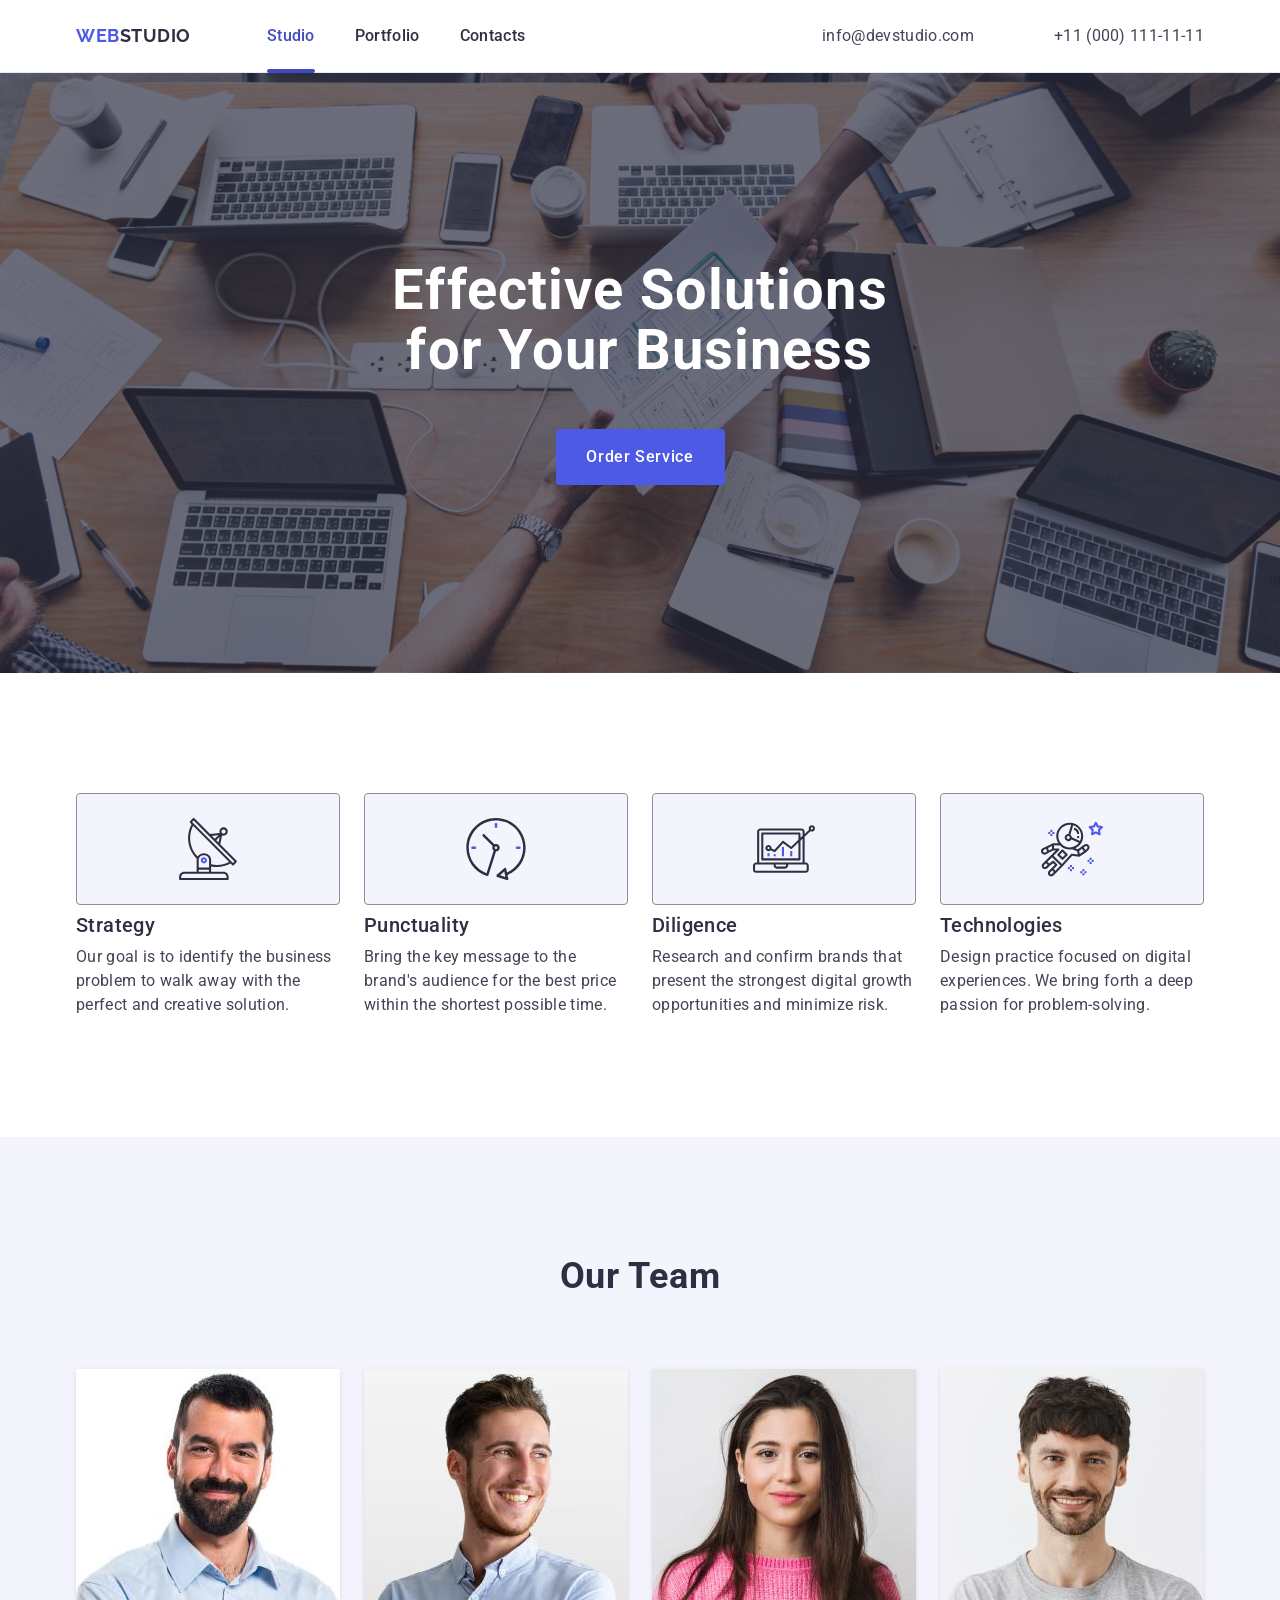
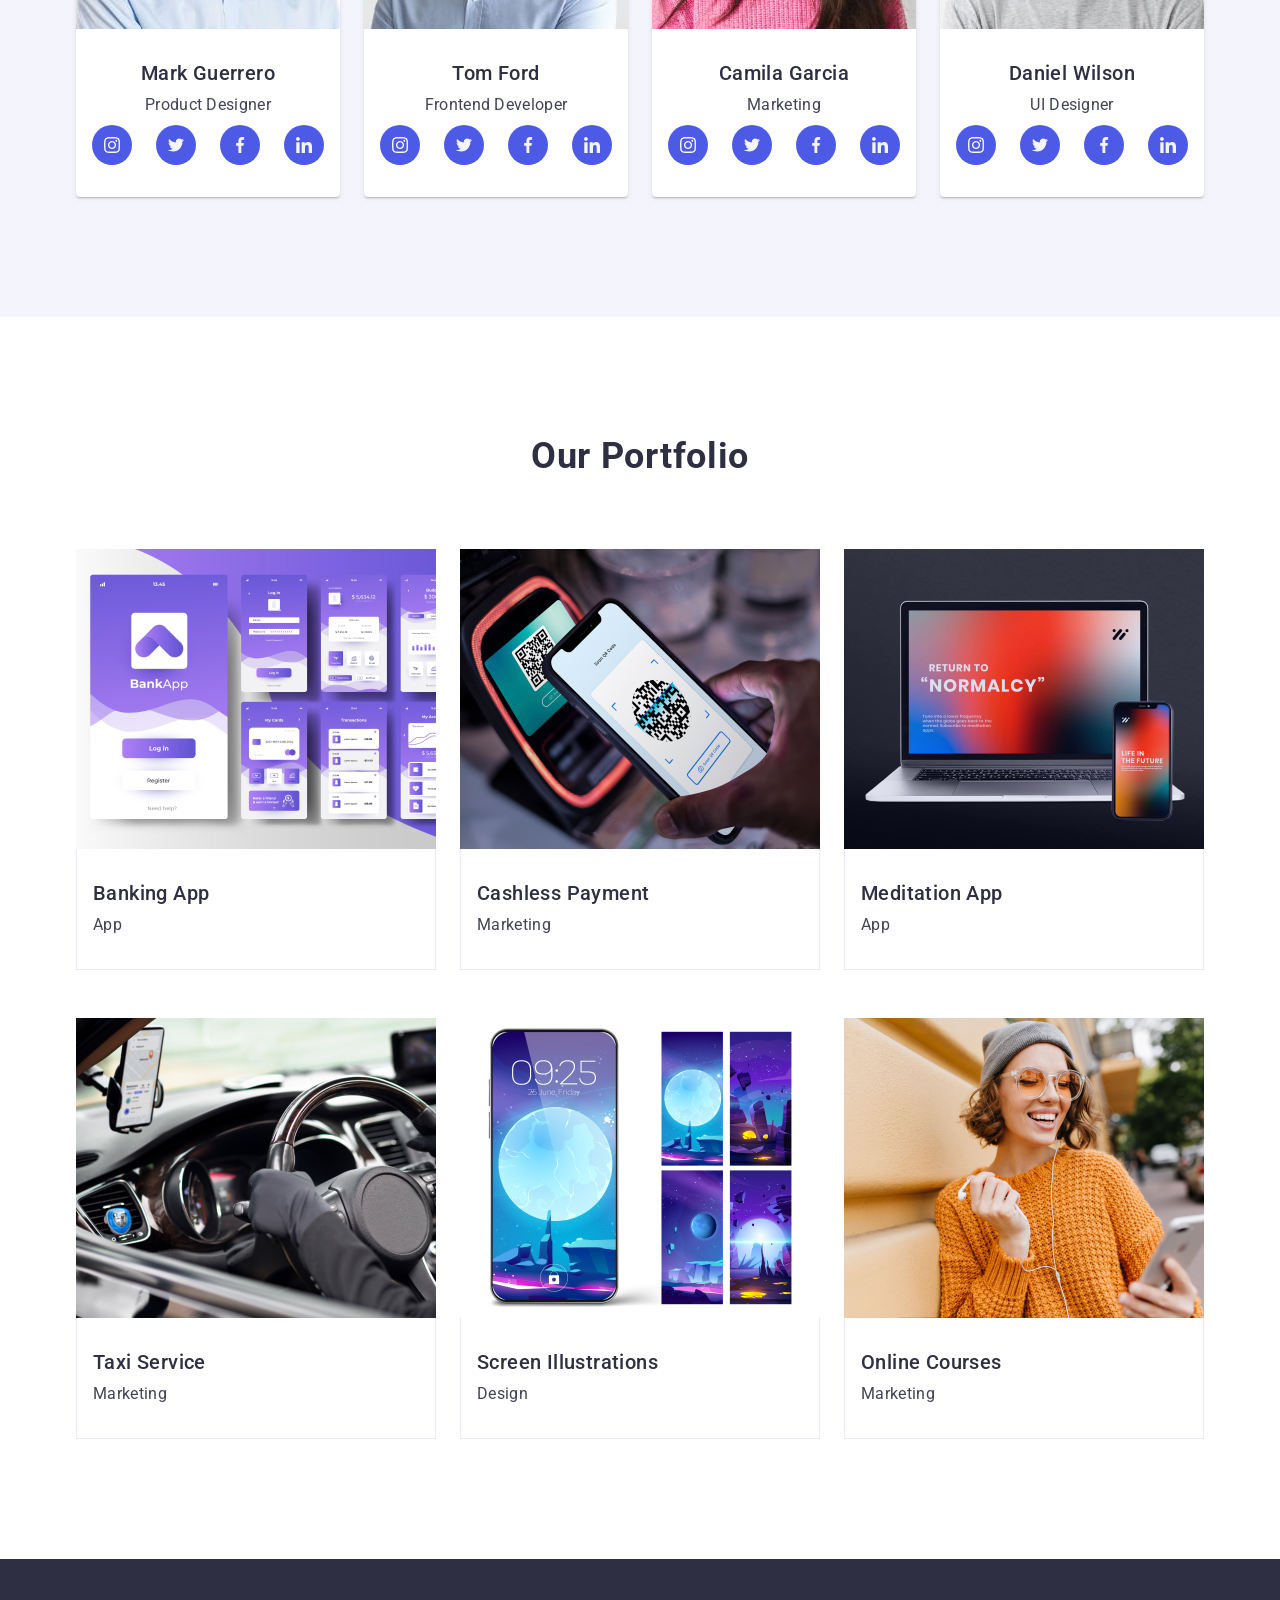
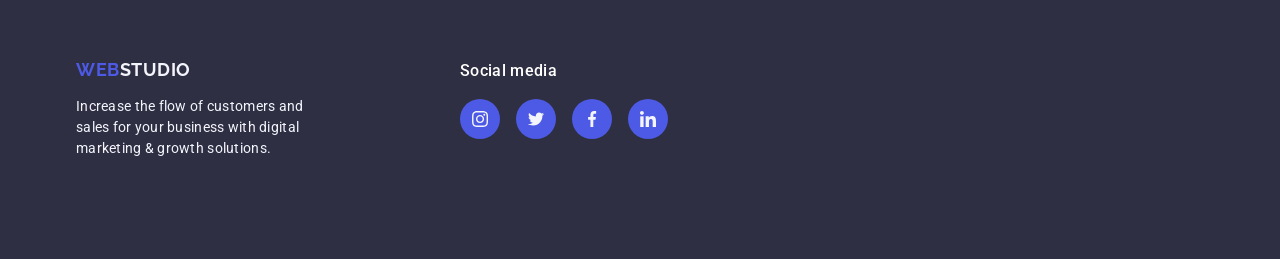
<file: index.html>
<!DOCTYPE html>
<html lang="en">
  <head>
    <meta charset="UTF-8" />
    <meta name="viewport" content="width=device-width, initial-scale=1.0" />
    <title>Webstudio</title>
    <link
      rel="stylesheet"
      href="https://cdnjs.cloudflare.com/ajax/libs/modern-normalize/3.0.1/modern-normalize.min.css"
      integrity="sha512-q6WgHqiHlKyOqslT/lgBgodhd03Wp4BEqKeW6nNtlOY4quzyG3VoQKFrieaCeSnuVseNKRGpGeDU3qPmabCANg=="
      crossorigin="anonymous"
      referrerpolicy="no-referrer"
    />
    <link rel="preconnect" href="https://fonts.googleapis.com" />
    <link rel="preconnect" href="https://fonts.gstatic.com" crossorigin />
    <link
      href="https://fonts.googleapis.com/css2?family=Raleway:wght@700&family=Roboto:wght@400;500;700&display=swap"
      rel="stylesheet"
    />
    <link rel="stylesheet" href="./css/styles.css" />
  </head>

  <body>
    <!--Logo + menu-->
    <header class="header-page">
      <div class="nav-block container">
        <nav class="nav">
          <a class="logo logo-header" href="./index.html"
            >Web<span class="logo-text">Studio</span></a
          >
          <ul class="nav-menu">
            <li class="menu-item">
              <a class="nav-link current" href="./index.html">Studio</a>
            </li>
            <li class="menu-item">
              <a class="nav-link" href="">Portfolio</a>
            </li>
            <li class="menu-item">
              <a class="nav-link" href="">Contacts</a>
            </li>
          </ul>
        </nav>
        <address class="contacts">
          <ul class="contacts-list">
            <li class="e-mail">
              <a class="contacts-link" href="mailto:info@devstudio.com"
                >info@devstudio.com</a
              >
            </li>
            <li class="tel">
              <a class="contacts-link" href="tel:+11(000)111-11-11"
                >+11 (000) 111-11-11</a
              >
            </li>
          </ul>
        </address>
      </div>
    </header>
    <main>
      <!-- hero section -->
      <section id="hero" class="hero section">
        <div class="hero-block container">
          <h1 class="hero-title">Effective Solutions for Your Business</h1>
          <button class="btn-business" type="button">Order Service</button>
        </div>
      </section>
      <!-- company -->
      <section id="company" class="company">
        <div class="company-block container">
          <h2 class="visually-hidden">Benefits</h2>
          <ul class="about-company">
            <li class="about-block">
              <div class="icon-conpany">
                <svg class="logo-icon" width="64" height="64">
                  <use href="./images/icons.svg#icon-antenna-1"></use>
                </svg>
              </div>
              <h3 class="target-company">Strategy</h3>
              <p class="text">
                Our goal is to identify the business problem to walk away with
                the perfect and creative solution.
              </p>
            </li>
            <li class="about-block">
              <div class="icon-conpany">
                <svg class="logo-icon" width="64" height="64">
                  <use href="./images/icons.svg#icon-clock-1"></use>
                </svg>
              </div>
              <h3 class="target-company">Punctuality</h3>
              <p class="text">
                Bring the key message to the brand's audience for the best price
                within the shortest possible time.
              </p>
            </li>
            <li class="about-block">
              <div class="icon-conpany">
                <svg class="logo-icon" width="64" height="64">
                  <use href="./images/icons.svg#icon-diagram-1"></use>
                </svg>
              </div>
              <h3 class="target-company">Diligence</h3>
              <p class="text">
                Research and confirm brands that present the strongest digital
                growth opportunities and minimize risk.
              </p>
            </li>
            <li class="about-block">
              <div class="icon-conpany">
                <svg class="logo-icon" width="64" height="64">
                  <use href="./images/icons.svg#icon-astronaut-1"></use>
                </svg>
              </div>
              <h3 class="target-company">Technologies</h3>
              <p class="text">
                Design practice focused on digital experiences. We bring forth a
                deep passion for problem-solving.
              </p>
            </li>
          </ul>
        </div>
      </section>
      <!-- our team -->
      <section id="block-team" class="block-team section">
        <div class="container container-team">
          <h2 class="title-team">Our Team</h2>
          <ul class="team-list">
            <li class="our-team">
              <img
                class="img-team"
                src="./images/MarkGuerrero.jpg"
                height="260"
                width="264"
                alt="Mark Guerrero"
              />
              <div class="text-team">
                <h3 class="representative">Mark Guerrero</h3>
                <p class="text-card">Product Designer</p>
                <ul class="card-content">
                  <li class="sosial">
                    <a
                      class="socials-link"
                      href="https://instagram.com"
                      target="_blank"
                      rel="noopener noreferrer"
                      aria-label="Link to Instagram"
                    >
                      <svg class="sosial-icon" width="16" height="16">
                        <use href="./images/icons.svg#icon-instagram-2"></use>
                      </svg>
                    </a>
                  </li>
                  <li class="sosial">
                    <a
                      class="socials-link"
                      href="https://twitter.com"
                      target="_blank"
                      rel="noopener noreferrer"
                      aria-label="Link to Twitter"
                    >
                      <svg class="sosial-icon" width="16" height="16">
                        <use href="./images/icons.svg#icon-twitter-1"></use>
                      </svg>
                    </a>
                  </li>
                  <li class="sosial">
                    <a
                      class="socials-link"
                      href="https://facebook.com"
                      target="_blank"
                      rel="noopener noreferrer"
                      aria-label="Link to Facebok"
                    >
                      <svg class="sosial-icon" width="16" height="16">
                        <use href="./images/icons.svg#icon-facebook-1"></use>
                      </svg>
                    </a>
                  </li>
                  <li class="sosial">
                    <a
                      class="socials-link"
                      href="https://inkedin.com"
                      target="_blank"
                      rel="noopener noreferrer"
                      aria-label="Link to Linkedin"
                    >
                      <svg class="sosial-icon" width="16" height="16">
                        <use href="./images/icons.svg#icon-linkedin-1"></use>
                      </svg>
                    </a>
                  </li>
                </ul>
              </div>
            </li>
            <li class="our-team">
              <img
                class="img-team"
                src="./images/TomFord.jpg"
                height="260"
                width="264"
                alt="Tom Ford"
              />
              <div class="text-team">
                <h3 class="representative">Tom Ford</h3>
                <p class="text-card">Frontend Developer</p>
                <ul class="card-content">
                  <li class="sosial">
                    <a
                      class="socials-link"
                      href="https://instagram.com"
                      target="_blank"
                      rel="noopener noreferrer"
                      aria-label="Link to Instagram"
                    >
                      <svg class="sosial-icon" width="16" height="16">
                        <use href="./images/icons.svg#icon-instagram-2"></use>
                      </svg>
                    </a>
                  </li>
                  <li class="sosial">
                    <a
                      class="socials-link"
                      href="https://twitter.com"
                      target="_blank"
                      rel="noopener noreferrer"
                      aria-label="Link to Twitter"
                    >
                      <svg class="sosial-icon" width="16" height="16">
                        <use href="./images/icons.svg#icon-twitter-1"></use>
                      </svg>
                    </a>
                  </li>
                  <li class="sosial">
                    <a
                      class="socials-link"
                      href="https://facebook.com"
                      target="_blank"
                      rel="noopener noreferrer"
                      aria-label="Link to Facebok"
                    >
                      <svg class="sosial-icon" width="16" height="16">
                        <use href="./images/icons.svg#icon-facebook-1"></use>
                      </svg>
                    </a>
                  </li>
                  <li class="sosial">
                    <a
                      class="socials-link"
                      href="https://inkedin.com"
                      target="_blank"
                      rel="noopener noreferrer"
                      aria-label="Link to Linkedin"
                    >
                      <svg class="sosial-icon" width="16" height="16">
                        <use href="./images/icons.svg#icon-linkedin-1"></use>
                      </svg>
                    </a>
                  </li>
                </ul>
              </div>
            </li>
            <li class="our-team">
              <img
                class="img-team"
                src="./images/CamilaGarcia.jpg"
                height="260"
                width="264"
                alt="Camila Garcia"
              />
              <div class="text-team">
                <h3 class="representative">Camila Garcia</h3>
                <p class="text-card">Marketing</p>
                <ul class="card-content">
                  <li class="sosial">
                    <a
                      class="socials-link"
                      href="https://instagram.com"
                      target="_blank"
                      rel="noopener noreferrer"
                      aria-label="Link to Instagram"
                    >
                      <svg class="sosial-icon" width="16" height="16">
                        <use href="./images/icons.svg#icon-instagram-2"></use>
                      </svg>
                    </a>
                  </li>
                  <li class="sosial">
                    <a
                      class="socials-link"
                      href="https://twitter.com"
                      target="_blank"
                      rel="noopener noreferrer"
                      aria-label="Link to Twitter"
                    >
                      <svg class="sosial-icon" width="16" height="16">
                        <use href="./images/icons.svg#icon-twitter-1"></use>
                      </svg>
                    </a>
                  </li>
                  <li class="sosial">
                    <a
                      class="socials-link"
                      href="https://facebook.com"
                      target="_blank"
                      rel="noopener noreferrer"
                      aria-label="Link to Facebok"
                    >
                      <svg class="sosial-icon" width="16" height="16">
                        <use href="./images/icons.svg#icon-facebook-1"></use>
                      </svg>
                    </a>
                  </li>
                  <li class="sosial">
                    <a
                      class="socials-link"
                      href="https://inkedin.com"
                      target="_blank"
                      rel="noopener noreferrer"
                      aria-label="Link to Linkedin"
                    >
                      <svg class="sosial-icon" width="16" height="16">
                        <use href="./images/icons.svg#icon-linkedin-1"></use>
                      </svg>
                    </a>
                  </li>
                </ul>
              </div>
            </li>
            <li class="our-team">
              <img
                class="img-team"
                src="./images/DanielWilson.jpg"
                height="260"
                width="264"
                alt="Daniel Wilson"
              />
              <div class="text-team">
                <h3 class="representative">Daniel Wilson</h3>
                <p class="text-card">UI Designer</p>
                <ul class="card-content">
                  <li class="sosial">
                    <a
                      class="socials-link"
                      href="https://instagram.com"
                      target="_blank"
                      rel="noopener noreferrer"
                      aria-label="Link to Instagram"
                    >
                      <svg class="sosial-icon" width="16" height="16">
                        <use href="./images/icons.svg#icon-instagram-2"></use>
                      </svg>
                    </a>
                  </li>
                  <li class="sosial">
                    <a
                      class="socials-link"
                      href="https://twitter.com"
                      target="_blank"
                      rel="noopener noreferrer"
                      aria-label="Link to Twitter"
                    >
                      <svg class="sosial-icon" width="16" height="16">
                        <use href="./images/icons.svg#icon-twitter-1"></use>
                      </svg>
                    </a>
                  </li>
                  <li class="sosial">
                    <a
                      class="socials-link"
                      href="https://facebook.com"
                      target="_blank"
                      rel="noopener noreferrer"
                      aria-label="Link to Facebok"
                    >
                      <svg class="sosial-icon" width="16" height="16">
                        <use href="./images/icons.svg#icon-facebook-1"></use>
                      </svg>
                    </a>
                  </li>
                  <li class="sosial">
                    <a
                      class="socials-link"
                      href="https://inkedin.com"
                      target="_blank"
                      rel="noopener noreferrer"
                      aria-label="Link to Linkedin"
                    >
                      <svg class="sosial-icon" width="16" height="16">
                        <use href="./images/icons.svg#icon-linkedin-1"></use>
                      </svg>
                    </a>
                  </li>
                </ul>
              </div>
            </li>
          </ul>
        </div>
      </section>
      <!--our portfolio-->
      <section id="portfolio-team" class="portfolio-team section">
        <div class="container">
          <h2 class="portfolio">Our Portfolio</h2>
          <ul class="card-portfolio">
            <li class="our-portfolio">
              <div class="back-img">
                <img
                  class="img-portfolio"
                  src="./images/BankingApp.jpg"
                  width="360"
                  alt="BankingApp"
                />
                <p class="overlay">
                  14 Stylish and User-Friendly App Design Concepts · Task
                  Manager App · Calorie Tracker App · Exotic Fruit Ecommerce App
                  · Cloud Storage App
                </p>
              </div>
              <div class="card-team">
                <h3 class="portfolio-name">Banking App</h3>
                <p class="text-portfolio">App</p>
              </div>
            </li>
            <li class="our-portfolio">
              <div class="back-img">
                <img
                  class="img-portfolio"
                  src="./images/CashlessPayment.jpg"
                  width="360"
                  alt="Cashless Payment"
                />
                <p class="overlay">
                  14 Stylish and User-Friendly App Design Concepts · Task
                  Manager App · Calorie Tracker App · Exotic Fruit Ecommerce App
                  · Cloud Storage App
                </p>
              </div>
              <div class="card-team">
                <h3 class="portfolio-name">Cashless Payment</h3>
                <p class="text-portfolio">Marketing</p>
              </div>
            </li>
            <li class="our-portfolio">
              <div class="back-img">
                <img
                  class="img-portfolio"
                  src="./images/MeditationApp.jpg"
                  width="360"
                  alt="Meditation App"
                />
                <p class="overlay">
                  14 Stylish and User-Friendly App Design Concepts · Task
                  Manager App · Calorie Tracker App · Exotic Fruit Ecommerce App
                  · Cloud Storage App
                </p>
              </div>
              <div class="card-team">
                <h3 class="portfolio-name">Meditation App</h3>
                <p class="text-portfolio">App</p>
              </div>
            </li>
            <li class="our-portfolio">
              <div class="back-img">
                <img
                  class="img-portfolio"
                  src="./images/TaxiService.jpg"
                  width="360"
                  alt="Taxi Service"
                />
                <p class="overlay">
                  14 Stylish and User-Friendly App Design Concepts · Task
                  Manager App · Calorie Tracker App · Exotic Fruit Ecommerce App
                  · Cloud Storage App
                </p>
              </div>
              <div class="card-team">
                <h3 class="portfolio-name">Taxi Service</h3>
                <p class="text-portfolio">Marketing</p>
              </div>
            </li>
            <li class="our-portfolio">
              <div class="back-img">
                <img
                  class="img-portfolio"
                  src="./images/ScreenIllustrations.jpg"
                  width="360"
                  alt="Screen Illustrations"
                />
                <p class="overlay">
                  14 Stylish and User-Friendly App Design Concepts · Task
                  Manager App · Calorie Tracker App · Exotic Fruit Ecommerce App
                  · Cloud Storage App
                </p>
              </div>
              <div class="card-team">
                <h3 class="portfolio-name">Screen Illustrations</h3>
                <p class="text-portfolio">Design</p>
              </div>
            </li>
            <li class="our-portfolio">
              <div class="back-img">
                <img
                  class="img-portfolio"
                  src="./images/OnlineCourses.jpg"
                  width="360"
                  alt="Online Courses"
                />
                <p class="overlay">
                  14 Stylish and User-Friendly App Design Concepts · Task
                  Manager App · Calorie Tracker App · Exotic Fruit Ecommerce App
                  · Cloud Storage App
                </p>
              </div>
              <div class="card-team">
                <h3 class="portfolio-name">Online Courses</h3>
                <p class="text-portfolio">Marketing</p>
              </div>
            </li>
          </ul>
        </div>
      </section>
    </main>

    <!--footer menu-->

    <footer class="footer">
      <div class="container footer-inf">
        <div class="footer-block">
          <a class="logo footer-logo" href="#"
            >Web<span class="logo-text">Studio</span></a
          >
          <p class="text-footer">
            Increase the flow of customers and sales for your business with
            digital marketing & growth solutions.
          </p>
        </div>
        <div class="footer-social">
          <p class="media">Social media</p>
          <ul class="card-content footer-content">
            <li class="sosial">
              <a
                class="socials-link"
                href="https://instagram.com"
                target="_blank"
                rel="noopener noreferrer"
                aria-label="Link to Instagram"
              >
                <svg class="sosial-icon" width="24" height="24">
                  <use href="./images/icons.svg#icon-instagram-2"></use>
                </svg>
              </a>
            </li>
            <li class="sosial">
              <a
                class="socials-link"
                href="https://twitter.com"
                target="_blank"
                rel="noopener noreferrer"
                aria-label="Link to Twitter"
              >
                <svg class="sosial-icon" width="24" height="24">
                  <use href="./images/icons.svg#icon-twitter-1"></use>
                </svg>
              </a>
            </li>
            <li class="sosial">
              <a
                class="socials-link"
                href="https://facebook.com"
                target="_blank"
                rel="noopener noreferrer"
                aria-label="Link to Facebok"
              >
                <svg class="sosial-icon" width="24" height="24">
                  <use href="./images/icons.svg#icon-facebook-1"></use>
                </svg>
              </a>
            </li>
            <li class="sosial">
              <a
                class="socials-link"
                href="https://inkedin.com"
                target="_blank"
                rel="noopener noreferrer"
                aria-label="Link to Linkedin"
              >
                <svg class="sosial-icon" width="24" height="24">
                  <use href="./images/icons.svg#icon-linkedin-1"></use>
                </svg>
              </a>
            </li>
          </ul>
        </div>
      </div>
    </footer>
  </body>
</html>
</file>
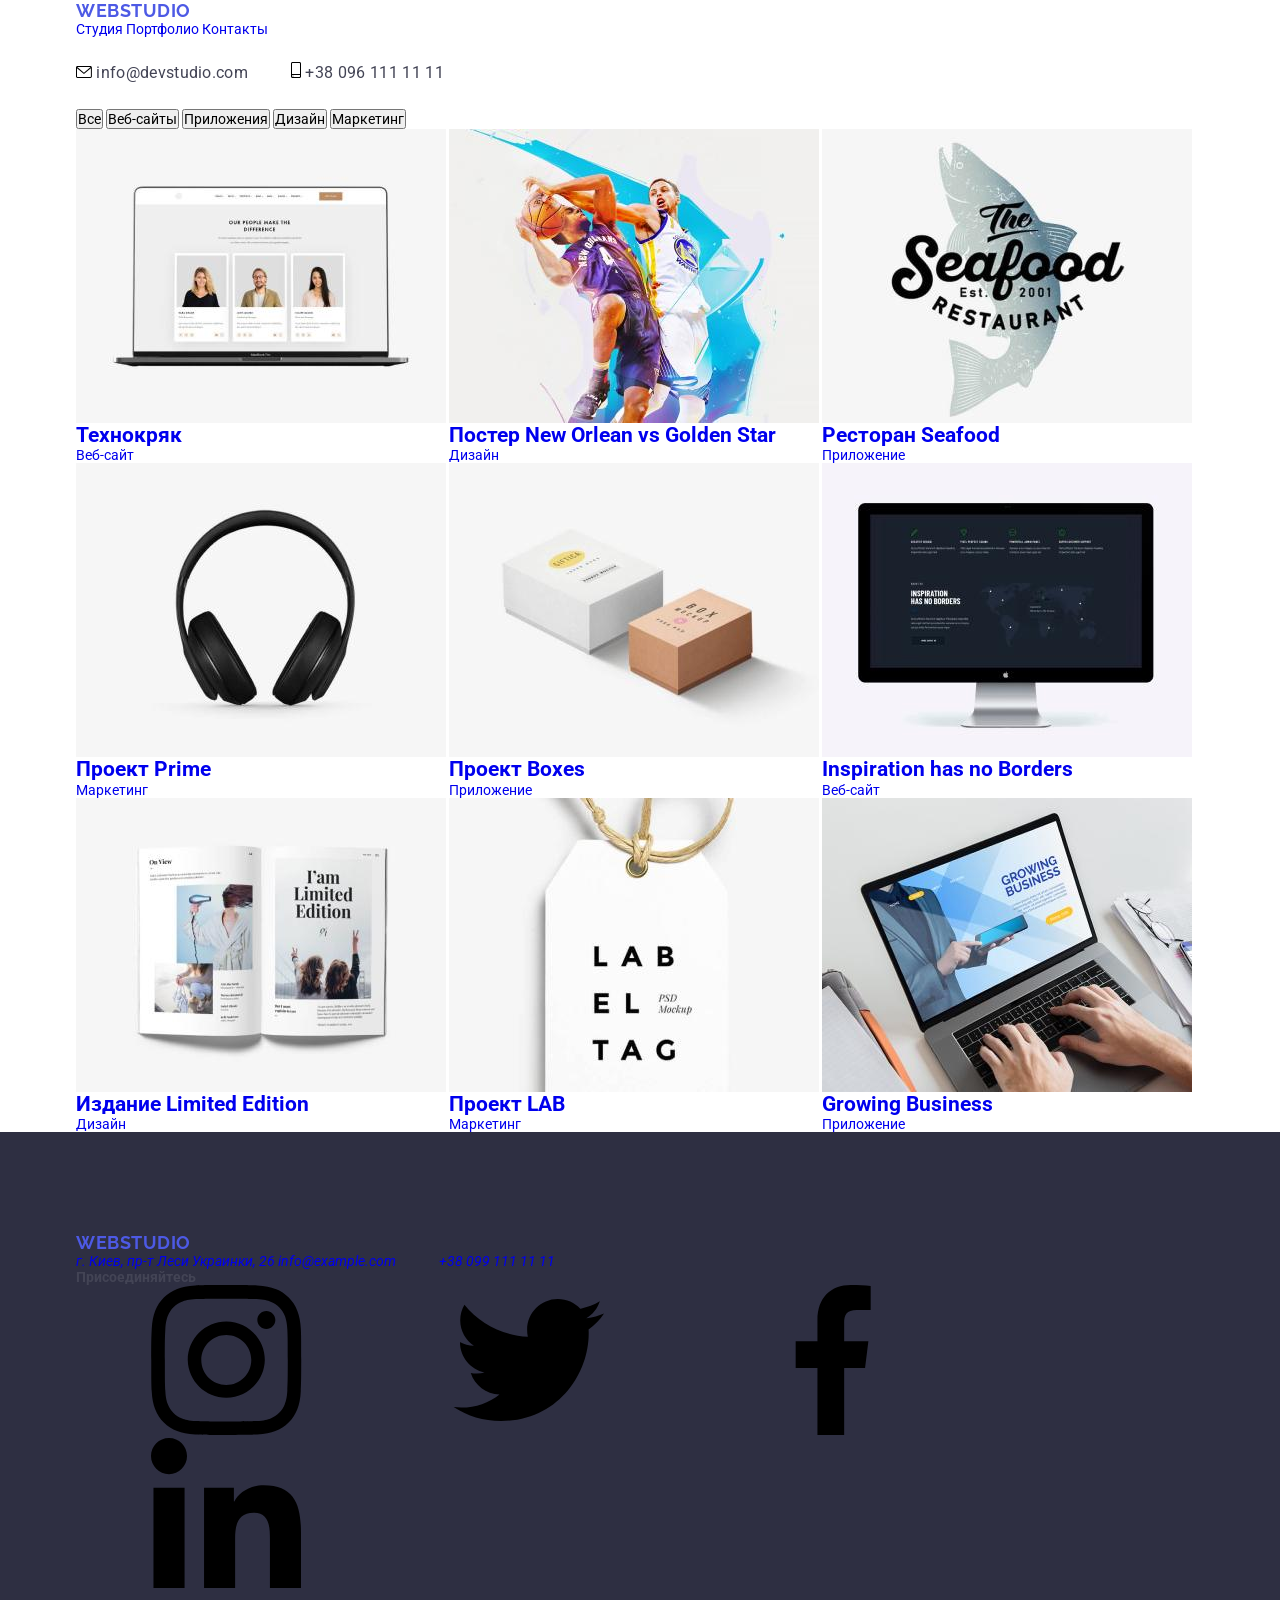
<file: portfolio.html>
<!DOCTYPE html>
<html lang="ru">
  <head>
    <meta charset="UTF-8" />
    <meta http-equiv="X-UA-Compatible" content="IE=edge" />
    <meta name="viewport" content="width=device-width, initial-scale=1.0" />
    <link
      href="https://fonts.googleapis.com/css2?family=Raleway:wght@700&family=Roboto:wght@400;500;700;900&display=swap"
      rel="stylesheet"
    />
    <title>Портфолио</title>
    <link rel="stylesheet" href="./css/modern-normalize.css" />
    <link rel="stylesheet" href="./css/styles.css" />
  </head>
  <body>
    <!--              Лого + меню                    -->

    <header class="header container">
      <a href="#" class="logo">Web<span>Studio</span></a>
      <nav class="nav">
        <ul class="menu">
          <li class="menu-item">
            <a class="link-menu" href="./index.html">Студия</a>
          </li>
          <li class="menu-item">
            <a class="current link-menu" href="#">Портфолио</a>
          </li>
          <li class="menu-item">
            <a class="link-menu" href="#">Контакты</a>
          </li>
        </ul>
      </nav>
      <ul class="contacts">
        <li class="e-mail">
          <a href="#" class="contacts-link">
            <svg class="email-link" height="12" width="16">
              <use href="./img/icons.svg#icon-envelope"></use>
            </svg>
            info@devstudio.com</a
          >
        </li>
        <li class="tel">
          <a href="#" class="contacts-link">
            <svg class="tel-link" height="16" width="10">
              <use href="./img/icons.svg#icon-smartphone"></use>
            </svg>
            +38 096 111 11 11</a
          >
        </li>
      </ul>
    </header>
    <main>
      <div class="line"></div>
      <!--                   Фильтр                 -->
      <section class="sectoin">
        <div class="container">
          <h1 hidden>Our projects</h1>
          <ul class="menu-btn">
            <li class="btn-item">
              <button type="button" class="btn current">Все</button>
            </li>
            <li class="btn-item">
              <button type="button" class="btn">Веб-сайты</button>
            </li>
            <li class="btn-item">
              <button type="button" class="btn">Приложения</button>
            </li>
            <li class="btn-item">
              <button type="button" class="btn">Дизайн</button>
            </li>
            <li class="btn-item">
              <button type="button" class="btn">Маркетинг</button>
            </li>
          </ul>

          <!--                  Проекты            -->
          <ul class="our-project">
            <li class="direction">
              <a href="#" class="direction-link">
                <img src="./img/img.jpg" alt="Технокряк" />
                <div class="direction-name">
                  <h2 class="name-block">Технокряк</h2>
                  <p>Веб-сайт</p>
                </div>
              </a>
            </li>
            <li class="direction">
              <a href="#" class="direction-link">
                <img
                  src="./img/img-1.jpg"
                  width="370"
                  height="294"
                  alt="Постер New Orlean vs Golden Star"
                />
                <div class="direction-name">
                  <h2 class="name-block">Постер New Orlean vs Golden Star</h2>
                  <p>Дизайн</p>
                </div>
              </a>
            </li>
            <li class="direction">
              <a href="#" class="direction-link">
                <img
                  src="./img/img-2.jpg"
                  width="370"
                  height="294"
                  alt="Ресторан Seafood"
                />
                <div class="direction-name">
                  <h2 class="name-block">Ресторан Seafood</h2>
                  <p>Приложение</p>
                </div>
              </a>
            </li>
            <li class="direction">
              <a href="#" class="direction-link">
                <img
                  src="./img/img-3.jpg"
                  width="370"
                  height="294"
                  alt="Проект Prime"
                />
                <div class="direction-name">
                  <h2 class="name-block">Проект Prime</h2>
                  <p>Маркетинг</p>
                </div>
              </a>
            </li>
            <li class="direction">
              <a href="#" class="direction-link">
                <img
                  src="./img/img-4.jpg"
                  width="370"
                  height="294"
                  alt="Проект Boxes"
                />
                <div class="direction-name">
                  <h2 class="name-block">Проект Boxes</h2>
                  <p>Приложение</p>
                </div>
              </a>
            </li>
            <li class="direction">
              <a href="#" class="direction-link">
                <img
                  src="./img/img-5.jpg"
                  width="370"
                  height="294"
                  alt="Inspiration has no Borders"
                />
                <div class="direction-name">
                  <h2 class="name-block">Inspiration has no Borders</h2>
                  <p>Веб-сайт</p>
                </div>
              </a>
            </li>
            <li class="direction">
              <a href="#" class="direction-link">
                <img
                  src="./img/img-6.jpg"
                  width="370"
                  height="294"
                  alt="Издание Limited Edition"
                />
                <div class="direction-name">
                  <h2 class="name-block">Издание Limited Edition</h2>
                  <p>Дизайн</p>
                </div></a
              >
            </li>
            <li class="direction">
              <a href="#" class="direction-link">
                <img
                  src="./img/img-7.jpg"
                  width="370"
                  height="294"
                  alt="Проект LAB"
                />
                <div class="direction-name">
                  <h2 class="name-block">Проект LAB</h2>
                  <p>Маркетинг</p>
                </div></a
              >
            </li>
            <li class="direction">
              <a href="#" class="direction-link">
                <img
                  src="./img/img-8.jpg"
                  width="370"
                  height="294"
                  alt="Growing Business"
                />
                <div class="direction-name">
                  <h2 class="name-block">Growing Business</h2>
                  <p>Приложение</p>
                </div></a
              >
            </li>
          </ul>
        </div>
      </section>
    </main>
    <!--                  нижнее меню                 -->
    <footer class="footer section">
      <div class="container footer-contacts-social">
        <div class="footer-block">
          <a href="#" class="logo bottom-logo"
            >Web<span class="logo-footer">Studio</span></a
          >
          <address class="our-contacts">
            <ul class="our-contacts-block">
              <li>
                <a href="#" class="address">г. Киев, пр-т Леси Украинки, 26</a>
              </li>
              <li>
                <a href="#" class="e-mail">info@example.com</a>
              </li>
              <li>
                <a href="#" class="tel">+38 099 111 11 11</a>
              </li>
            </ul>
          </address>
        </div>
        <div class="footer-social">
          <strong class="footer-text">Присоединяйтесь</strong>
          <ul class="footer-sosial-general">
            <li class="footer-sosial-icons">
              <a href="" class="footer-soslial-link">
                <svg class="footer-social-link-icon">
                  <use href="./img/icons.svg#icon-instagram"></use>
                </svg>
              </a>
            </li>
            <li class="footer-sosial-icons">
              <a href="" class="footer-soslial-link">
                <svg class="footer-social-link-icon">
                  <use href="./img/icons.svg#icon-twitter"></use>
                </svg>
              </a>
            </li>
            <li class="footer-sosial-icons">
              <a href="" class="footer-soslial-link">
                <svg class="footer-social-link-icon">
                  <use href="./img/icons.svg#icon-facebook"></use>
                </svg>
              </a>
            </li>
            <li class="footer-sosial-icons">
              <a href="" class="footer-soslial-link">
                <svg class="footer-social-link-icon">
                  <use href="./img/icons.svg#icon-linkedin"></use>
                </svg>
              </a>
            </li>
          </ul>
        </div>
      </div>
    </footer>
  </body>
</html>
</file>
<file: css/styles.css>
body {
    font-family: "Raleway", sans-serif;
    font-family: "Roboto", sans-serif;
    color: #434455;
    background-color: #ffffff;
    font-size: 14px;
    display: block;
}

* {
    margin: 0;
    padding: 0;
}

ul,
li,
ol {
    list-style-type: none;
    cursor: pointer;
}

a {
    text-decoration: none;
    cursor: pointer;
}

h1,
h2,
h3,
h4,
h5,
h6,
p {
    margin: 0;
}

ul,
ol {
    margin: 0;
    padding: 0;
}

.visually-hidden {
    position: absolute;
    width: 1px;
    height: 1px;
    margin: -1px;
    border: 0;
    padding: 0;
    white-space: nowrap;
    clip-path: inset(100%);
    clip: rect(0 0 0 0);
    overflow: hidden;
}

a {
    text-decoration: none;
}

nav,
li,
ol,
a,
button {
    cursor: pointer;
    display: inline-block;
}

.container {
    width: 1158px;
    margin: 0 auto;
    padding: 0 15px;
}

img {
    display: block;
    width: 100%;
    height: auto;
}

/* hero section */

.header-page {
    border-bottom: 1px solid #e7e9fc;
    box-shadow:
        0px 2px 1px rgba(46, 47, 66, 0.08),
        0px 1px 1px rgba(46, 47, 66, 0.16),
        0px 1px 6px rgba(46, 47, 66, 0.08);
}

.nav-block {
    display: flex;
    align-items: center;
}

.nav {
    display: flex;
    align-items: center;
}

.logo {
    font-family: "Raleway", sans-serif;
    font-weight: 700;
    font-size: 18px;
    line-height: 1.17;
    letter-spacing: 0.03em;
    text-transform: uppercase;
    color: #4d5ae5;
    margin-right: 76px;
}

.logo-header {
    padding: 24px 0;
    margin-right: 76px;
}

.logo-header .logo-text {
    color: #2e2f42;
}

.footer-logo .logo-text {
    color: #f4f4fd;
}

.nav-menu {
    display: flex;
    text-align: center;
    gap: 40px;
}

.nav-link {
    position: relative;
    display: block;
    padding: 24px 0;
    font-weight: 500;
    font-size: 16px;
    line-height: 1.5;
    letter-spacing: 0.02em;
    color: #2e2f42;
    transition: color 250ms cubic-bezier(0.4, 0, 0.2, 1);
}

.nav-link.current {
    position: relative;
    opacity: 1;
}

.nav-link::after {
    content: "";
    position: absolute;
    left: 0;
    bottom: -1px;

    width: 100%;
    height: 4px;
    border-radius: 2px;
    background-color: #404bbf;
    opacity: 0;
    transition: opacity 250ms cubic-bezier(0.4, 0, 0.2, 1);
}

.nav-link:hover,
.nav-link:focus,
.nav-link.current {
    color: #404bbf;
}

.nav-link:hover::after,
.nav-link:focus::after,
.nav-link.current::after {
    opacity: 1;
}

.contacts {
    font-style: normal;
    margin-left: auto;
}

.contacts-list {
    display: flex;
    text-align: center;
    gap: 40px;
}

.contacts-link {
    display: block;
    padding: 24px 0;
    font-size: 16px;
    line-height: 1.5;
    letter-spacing: 0.02em;
    color: #434455;
    transition: color 250ms cubic-bezier(0.4, 0, 0.2, 1);
}

.contacts-item {
    font-weight: 400;
    letter-spacing: 0.02em;
    margin-right: 40px;
}

.nav-item {
    /* font-weight: 500;
    font-size: 16px;
    line-height: 1.5;
    letter-spacing: 0.02em;
    color: #2e2f42;
    padding: 24px 0; */
}

.contacts {
    font-style: normal;
}

.e-mail {
    margin-right: 40px;
}

.contacts-link:hover,
.contacts-link:focus {
    color: #404bbf;
}

.hero {
    background-image: linear-gradient(to bottom, rgba(46, 47, 66, 0.7), rgba(46, 47, 66, 0.7)),
        url(../images/peopleoffice.jpg);
    background-repeat: no-repeat;
    padding: 188px 0;
    background-position: center;
    background-size: cover;
    max-width: 1440px;
    margin: 0 auto;
}

/* 
.hero-block {} */

.hero-title {
    font-size: 56px;
    line-height: 1.07;
    text-align: center;
    letter-spacing: 0.02em;
    color: #ffffff;
    cursor: pointer;
    max-width: 496px;
    display: flex;
    justify-content: center;
    margin: 0 auto;
    margin-bottom: 48px;
}

.btn-business {
    background-color: #4d5ae5;
    font-family: "Roboto", sans-serif;
    font-weight: 500;
    font-size: 16px;
    line-height: 1.5;
    letter-spacing: 0.04em;
    color: #ffffff;
    display: block;
    min-width: 169px;
    height: 56px;
    bottom: none;
    border-radius: 4px;
    cursor: pointer;
    margin: 0 auto;
    border: none;
    transition: background-color 250ms cubic-bezier(0.4, 0, 0.2, 1);
}

/* .btn-business:active, */
.btn-business:hover,
.btn-business:focus {
    background-color: #404bbf;
}

/* company */

.icon-conpany {
    display: flex;
    align-items: center;
    justify-content: center;
    height: 112px;
    border-radius: 4px;
}

.company {
    padding: 120px 0;
}

.about-company {
    display: flex;
    gap: 24px;
}

.about-block {
    letter-spacing: 0.02em;
    line-height: 1.24;
    width: calc((100% - 72px) / 4);
}

.icon-conpany {
    background: #f4f4fd;
    border: 1px solid #8e8f99;
    margin-bottom: 8px;
    display: flex;
    align-items: center;
    justify-content: center;
    height: 112px;
}

.logo-icon {
    margin: 24px 100px;
}

.target-company {
    font-weight: 500;
    font-size: 20px;
    letter-spacing: 0.02em;
    color: #2e2f42;
    line-height: 1.2;
    margin-bottom: 8px;
}

.text {
    font-size: 16px;
    line-height: 1.5;
    letter-spacing: 0.02em;
    color: #434455;
    text-align: left;
}

/* our team */
.block-team {
    background-color: #f4f4fd;
    padding: 120px 0;
}

.team-list {
    display: flex;
    gap: 24px;
}

.title-team {
    font-size: 36px;
    line-height: 1.11;
    text-align: center;
    letter-spacing: 0.02em;
    text-transform: capitalize;
    color: #2e2f42;
    margin-bottom: 72px;
}

.representative {
    font-weight: 500;
    font-size: 20px;
    line-height: 1.2;
    letter-spacing: 0.02em;
    color: #2e2f42;
}

.text-card {
    font-size: 16px;
    line-height: 1.5;
    letter-spacing: 0.02em;
    color: #434455;
    text-align: center;
    margin-bottom: 8px;
}

.our-team {
    background-color: #ffffff;
    width: calc((100% - 72px) / 4);
    border-radius: 0px 0px 4px 4px;
    box-shadow:
        0px 1px 6px rgba(46, 47, 66, 0.08),
        0px 1px 1px rgba(46, 47, 66, 0.16),
        0px 2px 1px rgba(46, 47, 66, 0.08);
}

.text-team {
    padding: 32px 0px;
}

.representative {
    text-align: center;
    margin-bottom: 8px;
}

.card-content {
    display: flex;
    justify-content: center;
    align-items: center;
    gap: 24px;
}

.sosial {
    display: flex;

    border-radius: 50%;
    /* transition: background 250ms cubic-bezier(0.4, 0, 0.2, 1); */
}

.socials-link:hover,
.socials-link:focus {
    background: #404bbf;
}

.sosial-icon {
    fill: #f4f4fd;
}

.socials-link {
    display: flex;
    justify-content: center;
    align-items: center;
    width: 100%;
    height: 100%;
    border-radius: 50%;
    transition: color 250ms cubic-bezier(0.4, 0, 0.2, 1);
    transition-property: color, border-color;
    background: #4d5ae5;
    padding: 12px;
    transition: background-color 250ms cubic-bezier(0.4, 0, 0.2, 1);
}

/* our portfolio */

.portfolio-team {
    padding: 120px 0;
}

.portfolio {
    font-size: 36px;
    line-height: 1.11;
    text-align: center;
    letter-spacing: 0.02em;
    text-transform: capitalize;
    color: #2e2f42;
    margin-bottom: 72px;
}

.card-portfolio {
    display: flex;
    flex-wrap: wrap;
    column-gap: 24px;
    row-gap: 48px;
}

.our-portfolio {
    width: calc((100% - 48px) / 3);
    transition: box-shadow 250ms cubic-bezier(0.4, 0, 0.2, 1);
}

.our-portfolio:hover,
.our-portfolio:focus {
    box-shadow:
        0px 1px 6px rgba(46, 47, 66, 0.08),
        0px 1px 1px rgba(46, 47, 66, 0.16),
        0px 2px 1px rgba(46, 47, 66, 0.08);
}

.card-team {
    padding: 32px 16px;
    border: 1px solid #e7e9fc;
    border-top: none;
}

.portfolio-name {
    margin-bottom: 8px;
    font-weight: 500;
    font-size: 20px;
    line-height: 1.2;
    letter-spacing: 0.02em;
    color: #2e2f42;
    /* margin-bottom: 8px; */
}

.text-portfolio {
    font-size: 16px;
    line-height: 1.5;
    letter-spacing: 0.02em;
    color: #434455;
}

.back-img {
    position: relative;
    overflow: hidden;
}

.overlay {
    position: absolute;
    top: 0;
    left: 0;
    transform: translateY(100%);
    transition: transform 250ms cubic-bezier(0.4, 0, 0.2, 1);
    /* transition-property: transform, box-shadow; */
    width: 100%;
    height: 100%;
    color: #f4f4fd;
    background-color: #4d5ae5;
    font-family: "Roboto", sans-serif;
    line-height: 1.5;
    font-weight: 400;
    font-size: 16px;
    letter-spacing: 0.02em;
    padding: 40px 32px;
}

.our-portfolio:hover .overlay {
    transform: translateY(0);
}

/* --footer menu-- */

.footer {
    background-color: #2e2f42;
    padding: 100px 0;
}

.footer-inf {
    display: flex;
    text-align: left;
    align-items: baseline;
}

.footer-block {
    margin-right: 120px;
}

.footer-logo {
    font-family: "Raleway", sans-serif;
    font-weight: 700;
    font-size: 18px;
    letter-spacing: 0.03em;
    text-transform: uppercase;
    line-height: 1.17;
    color: #4d5ae5;
    display: inline-block;
    margin-bottom: 16px;
}

.text-footer {
    max-width: 264px;
    line-height: 1.5;
    color: #f4f4fd;
    letter-spacing: 0.02em;
    min-width: 264px;
}

.footer-social {
    margin-right: 120px;
}

.media {
    font-family: "Roboto", sans-serif;
    font-size: 16px;
    line-height: 1.5;
    letter-spacing: 0.02em;
    font-weight: 500;
    color: #ffffff;
    margin-bottom: 16px;
    text-align: left;
}

.footer-social .card-content {
    gap: 16px;
    /* display: flex; */
    justify-content: left;
}

.footer-social .sosial {
    fill: #f4f4fd;
    transform: background-color 250ms cubic-bezier(0.4, 0, 0.2, 1);
}

.footer-social .socials-link {
    width: 40px;
    height: 40px;
    transition: background-color 250ms cubic-bezier(0.4, 0, 0.2, 1);
}

.footer-content .socials-link:hover,
.footer-content .socials-link:focus {
    background-color: #31d0aa;
}
</file>
